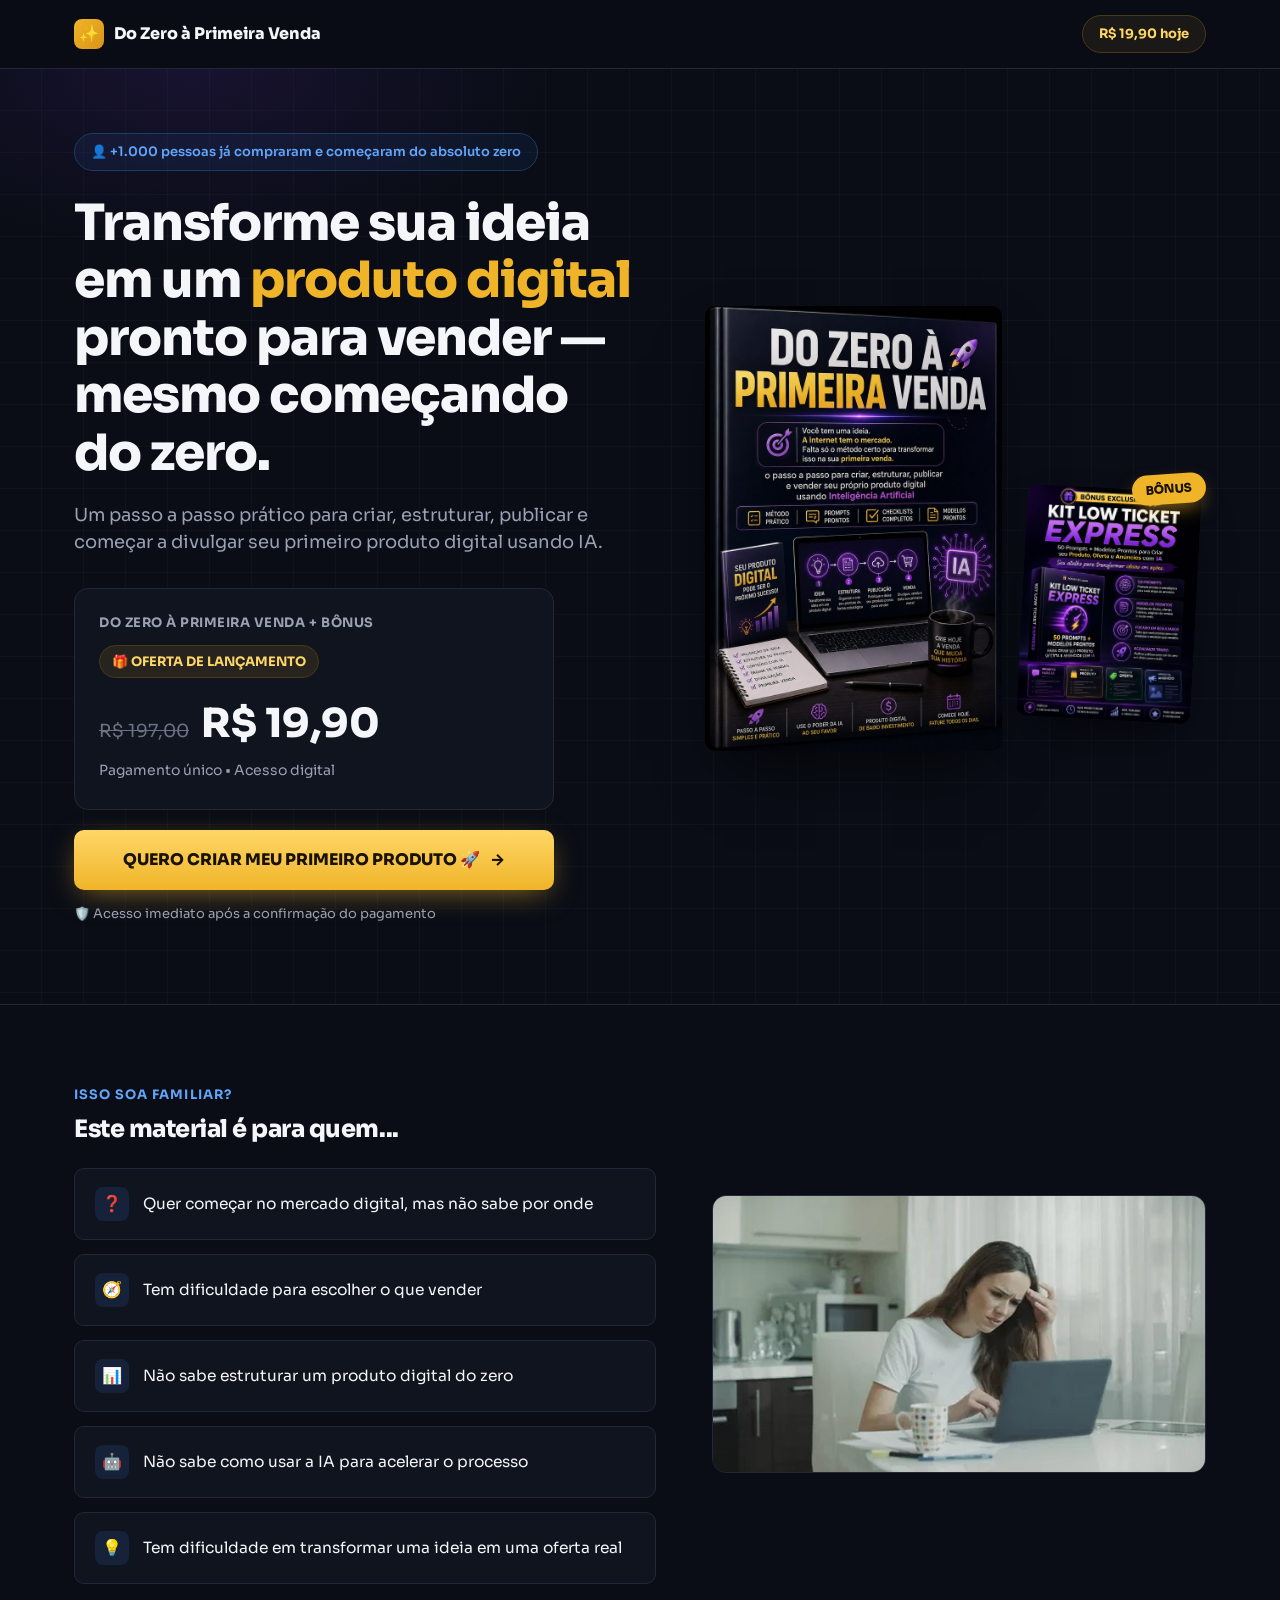
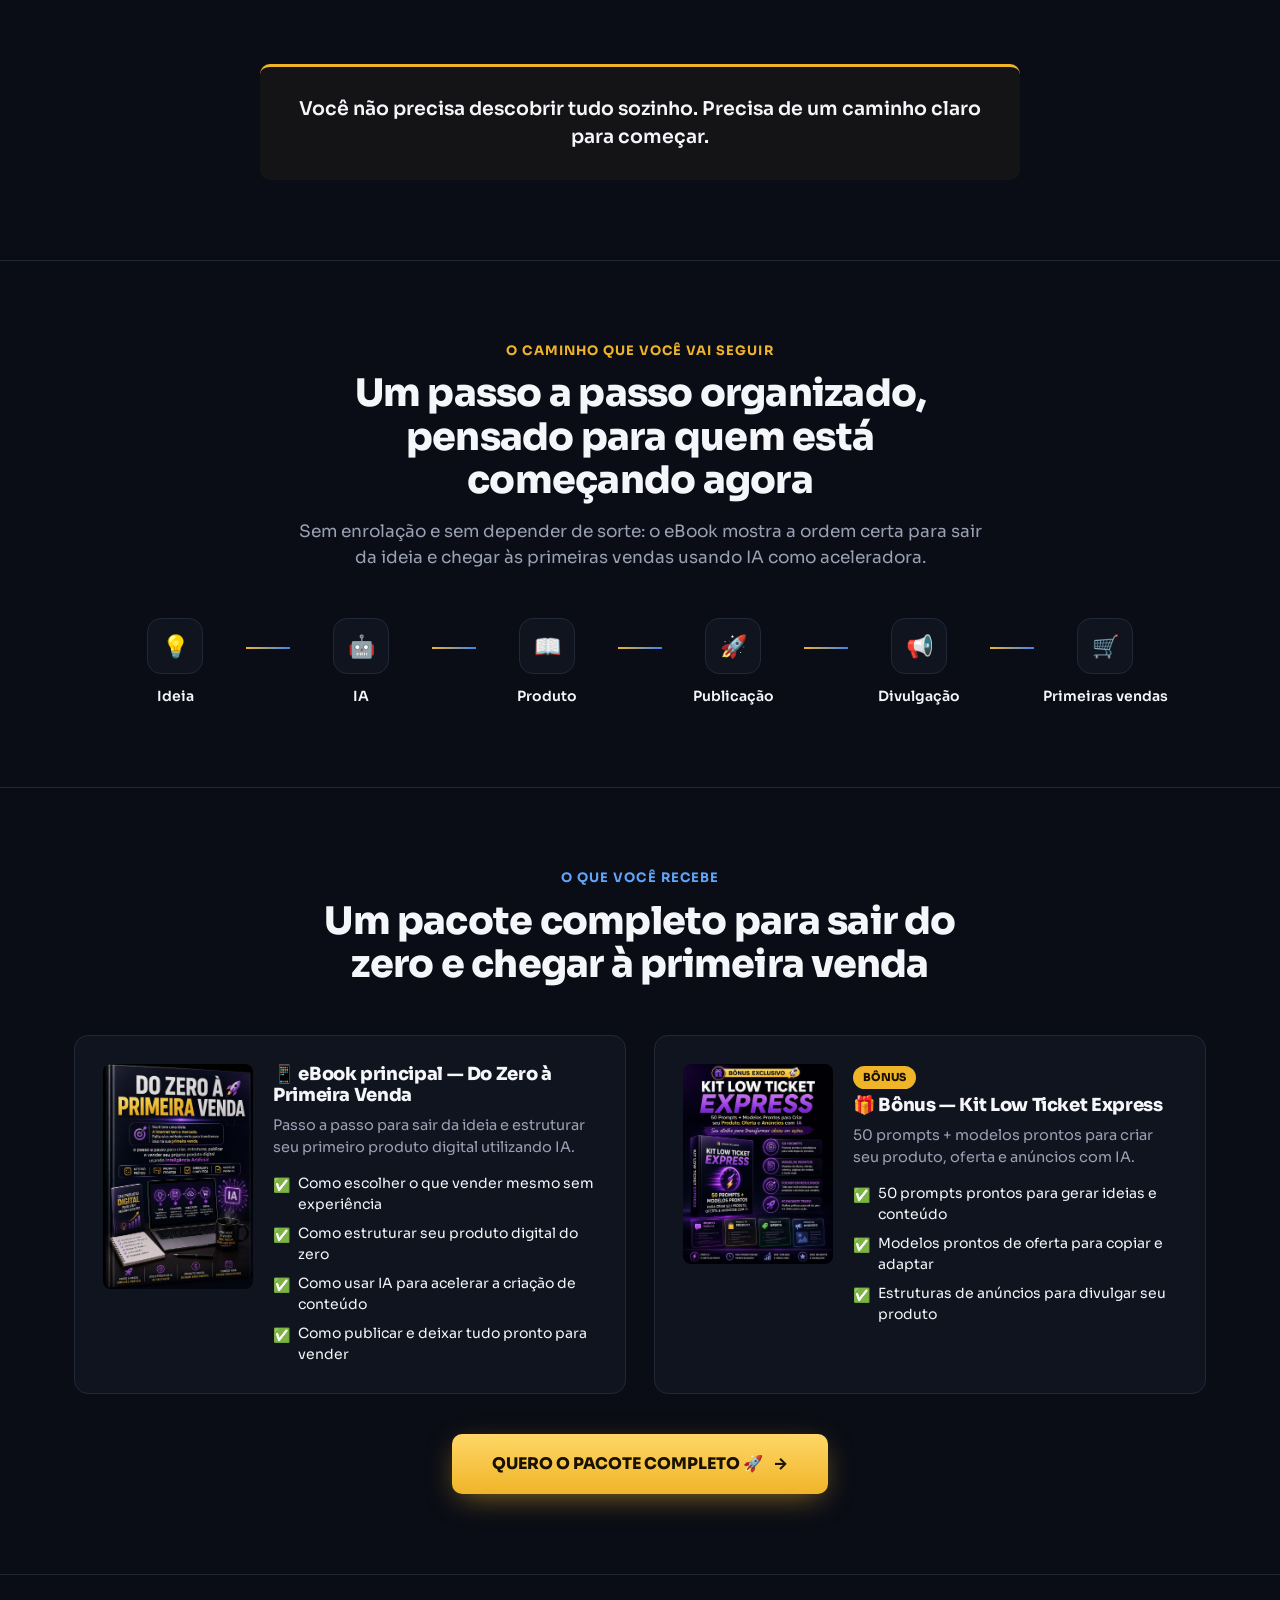
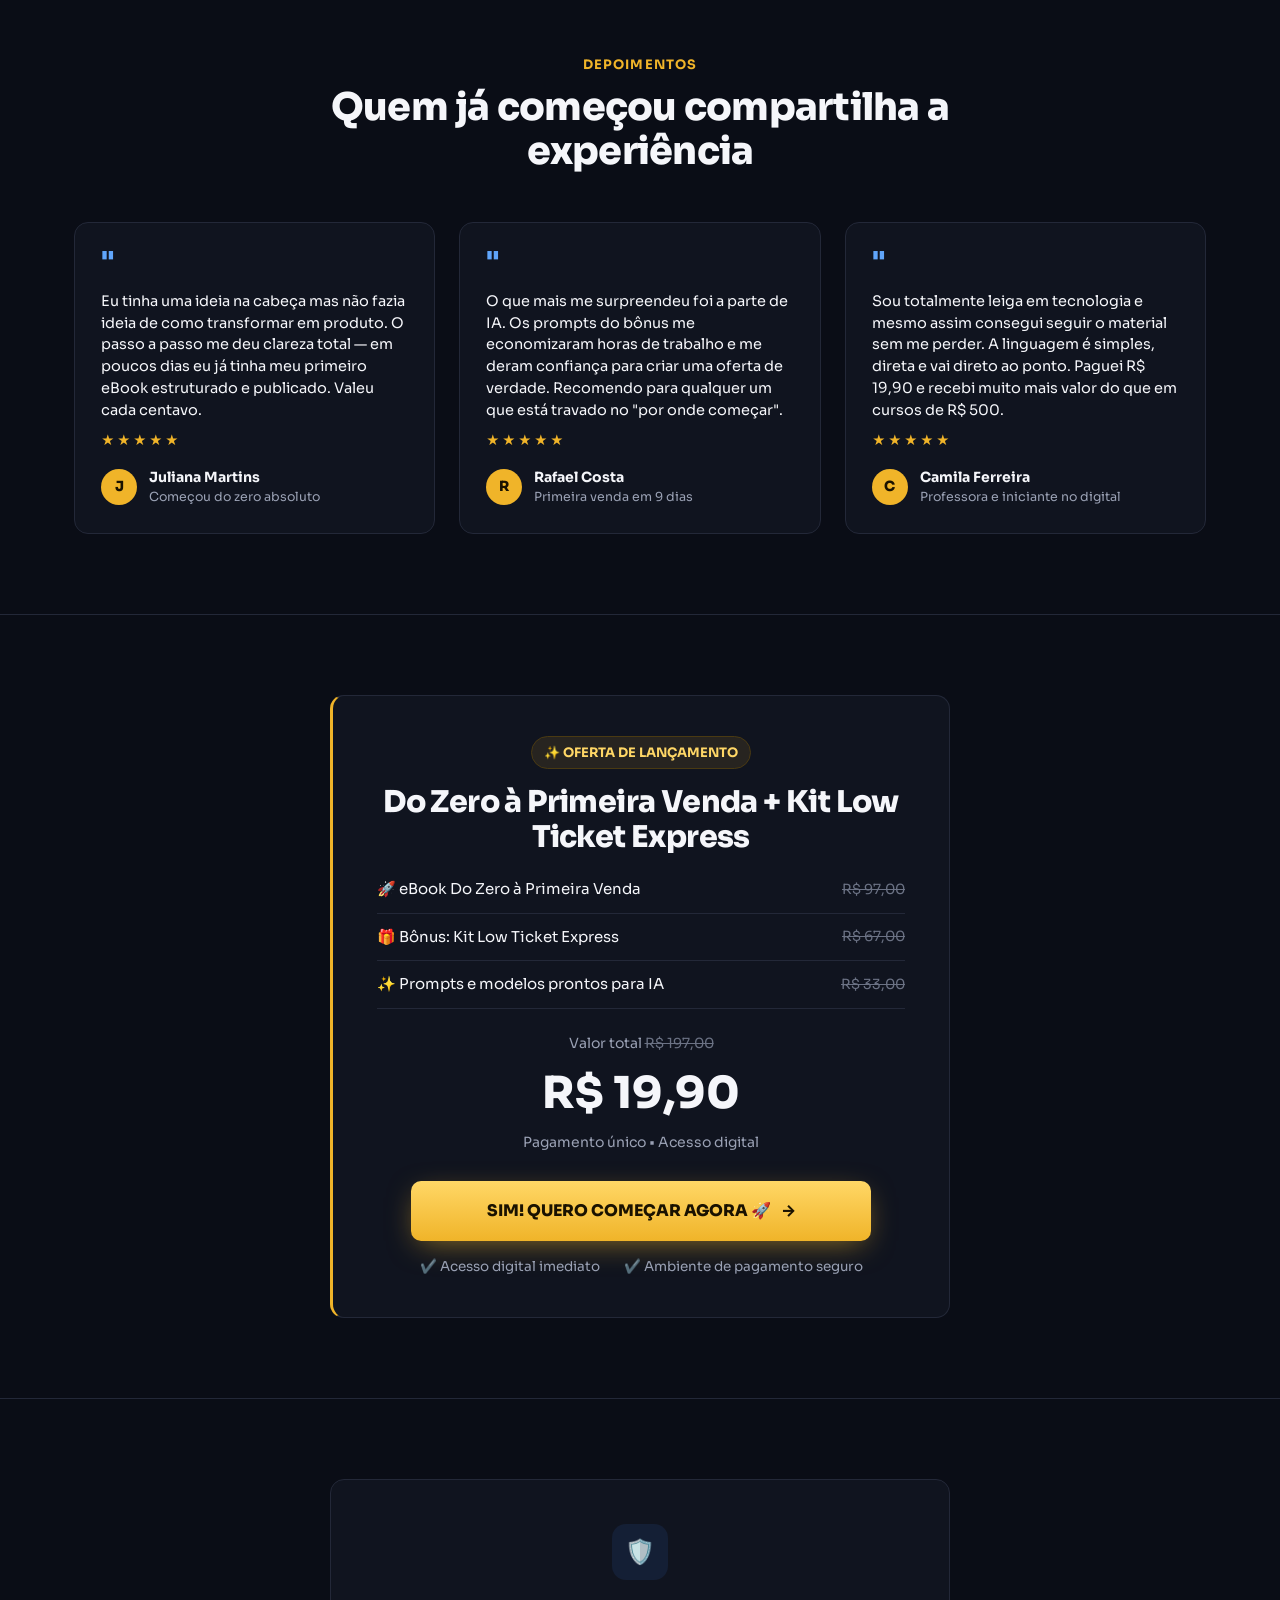
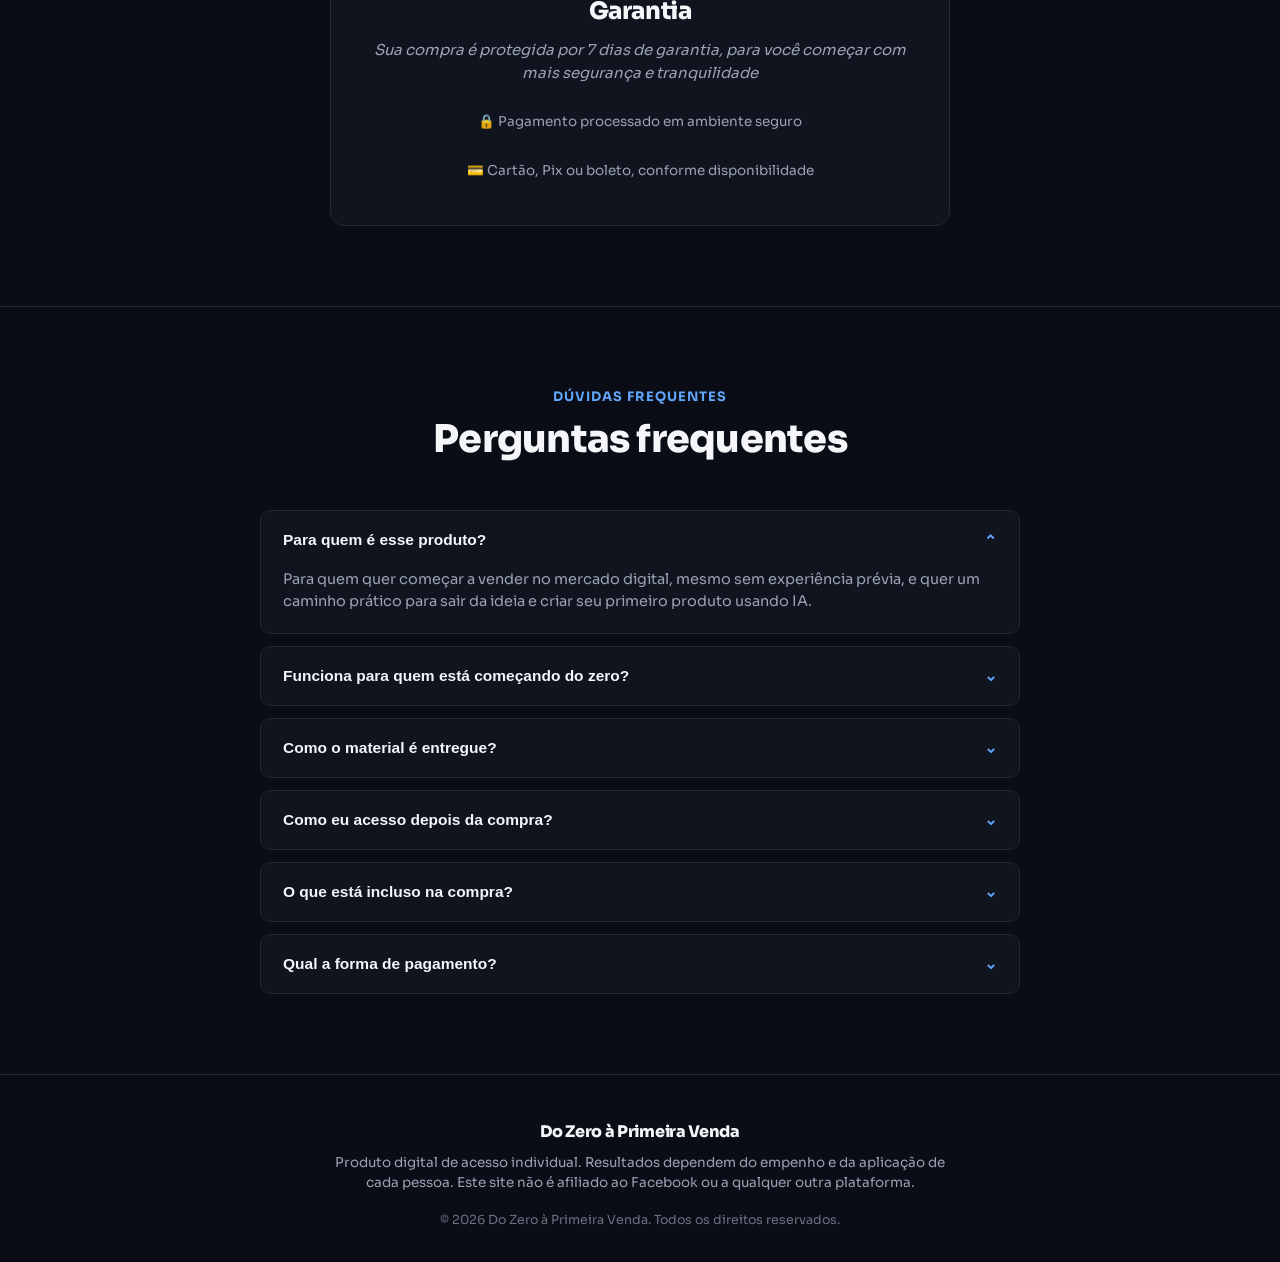
<file: index.html>
<!DOCTYPE html>
<html lang="pt-BR">
<head>
<meta charset="UTF-8">
<meta name="viewport" content="width=device-width, initial-scale=1.0">
<title>Do Zero à Primeira Venda — eBook + Bônus</title>
<meta name="description" content="Aprenda a criar, estruturar, publicar e vender seu primeiro produto digital usando Inteligência Artificial. Passo a passo prático para iniciantes.">
<meta property="og:title" content="Do Zero à Primeira Venda — eBook + Bônus">
<meta property="og:description" content="Aprenda a criar, estruturar, publicar e vender seu primeiro produto digital usando Inteligência Artificial. Passo a passo prático para iniciantes.">
<meta property="og:type" content="website">
<meta name="twitter:card" content="summary_large_image">
<link rel="preconnect" href="https://fonts.googleapis.com">
<link rel="preconnect" href="https://fonts.gstatic.com" crossorigin>
<link href="https://fonts.googleapis.com/css2?family=Sora:wght@400;600;700;800&family=Inter:wght@400;500;600&display=swap" rel="stylesheet">
<style>
/* ==========================================================================
   Do Zero à Primeira Venda — Landing Page
   ========================================================================== */

:root {
  --bg: #0a0d16;
  --bg-alt: #0d1120;
  --card: #10141f;
  --card-border: #232838;
  --gold: #f0b429;
  --gold-light: #ffd766;
  --purple: #7c3aed;
  --purple-light: #a78bfa;
  --blue: #3b82f6;
  --blue-light: #60a5fa;
  --text: #f5f6fa;
  --text-muted: #9aa1b4;
  --text-dim: #6b7284;
  --radius: 14px;
  --radius-sm: 10px;
  --max-width: 1180px;
}

* { box-sizing: border-box; margin: 0; padding: 0; }

html { scroll-behavior: smooth; }

body {
  background: var(--bg);
  color: var(--text);
  font-family: 'Sora', 'Inter', -apple-system, BlinkMacSystemFont, 'Segoe UI', sans-serif;
  line-height: 1.5;
  -webkit-font-smoothing: antialiased;
  overflow-x: hidden;
}

img { max-width: 100%; display: block; }

a { color: inherit; text-decoration: none; }

.container {
  max-width: var(--max-width);
  margin: 0 auto;
  padding: 0 24px;
}

.eyebrow {
  display: block;
  font-size: 13px;
  font-weight: 700;
  letter-spacing: 0.08em;
  text-transform: uppercase;
  margin-bottom: 12px;
}
.eyebrow.blue { color: var(--blue-light); }
.eyebrow.gold { color: var(--gold); }

h1, h2, h3, h4 {
  font-weight: 800;
  letter-spacing: -0.02em;
  line-height: 1.15;
}

.section {
  padding: 80px 0;
  border-top: 1px solid var(--card-border);
}

.section-head {
  text-align: center;
  max-width: 700px;
  margin: 0 auto 48px;
}

.section-head h2 { font-size: clamp(26px, 3.4vw, 38px); margin-bottom: 16px; }
.section-head p { color: var(--text-muted); font-size: 17px; }

/* ---------- Header ---------- */
.site-header {
  position: sticky;
  top: 0;
  z-index: 50;
  background: rgba(10, 13, 22, 0.85);
  backdrop-filter: blur(10px);
  border-bottom: 1px solid var(--card-border);
}
.site-header .container {
  display: flex;
  align-items: center;
  justify-content: space-between;
  height: 68px;
}
.brand {
  display: flex;
  align-items: center;
  gap: 10px;
  font-weight: 800;
  font-size: 16px;
}
.brand-badge {
  width: 30px;
  height: 30px;
  border-radius: 8px;
  background: linear-gradient(135deg, var(--gold), #d99418);
  display: flex;
  align-items: center;
  justify-content: center;
  font-size: 16px;
}
.price-pill {
  border: 1px solid #4a3a12;
  background: rgba(240, 180, 41, 0.08);
  color: var(--gold-light);
  font-weight: 700;
  font-size: 13px;
  padding: 8px 16px;
  border-radius: 999px;
  white-space: nowrap;
}

/* ---------- Buttons ---------- */
.btn {
  display: inline-flex;
  align-items: center;
  justify-content: center;
  gap: 10px;
  font-weight: 800;
  font-size: 16px;
  padding: 18px 28px;
  border-radius: var(--radius-sm);
  border: none;
  cursor: pointer;
  transition: transform 0.15s ease, box-shadow 0.15s ease, filter 0.15s ease;
}
.btn-primary {
  background: linear-gradient(180deg, var(--gold-light), var(--gold));
  color: #1a1200;
  box-shadow: 0 8px 30px -8px rgba(240, 180, 41, 0.6);
  width: 100%;
}
.btn-primary:hover { transform: translateY(-2px); filter: brightness(1.05); }
.btn-primary:active { transform: translateY(0); }
.btn-arrow { transition: transform 0.15s ease; }
.btn-primary:hover .btn-arrow { transform: translateX(4px); }

/* ---------- Hero ---------- */
.hero {
  padding: 64px 0 80px;
  background:
    radial-gradient(600px 300px at 15% 0%, rgba(124, 58, 237, 0.12), transparent 60%),
    linear-gradient(rgba(255,255,255,0.025) 1px, transparent 1px),
    linear-gradient(90deg, rgba(255,255,255,0.025) 1px, transparent 1px);
  background-size: auto, 42px 42px, 42px 42px;
  background-position: 0 0, -1px -1px, -1px -1px;
}
.hero .container {
  display: grid;
  grid-template-columns: 1.05fr 0.95fr;
  gap: 56px;
  align-items: center;
}
.hero-badge {
  display: inline-flex;
  align-items: center;
  gap: 8px;
  border: 1px solid #1c3a63;
  background: rgba(59, 130, 246, 0.08);
  color: var(--blue-light);
  font-size: 13px;
  font-weight: 600;
  padding: 8px 16px;
  border-radius: 999px;
  margin-bottom: 24px;
}
.hero h1 {
  font-size: clamp(32px, 4.4vw, 50px);
  margin-bottom: 20px;
}
.hero h1 .accent { color: var(--gold); }
.hero-sub {
  color: var(--text-muted);
  font-size: 18px;
  max-width: 540px;
  margin-bottom: 32px;
}

.offer-box {
  background: var(--card);
  border: 1px solid var(--card-border);
  border-radius: var(--radius);
  padding: 24px 24px 28px;
  max-width: 480px;
  margin-bottom: 20px;
}
.offer-box .offer-title {
  font-size: 13px;
  font-weight: 700;
  letter-spacing: 0.04em;
  text-transform: uppercase;
  color: var(--text-muted);
  margin-bottom: 12px;
}
.badge-launch {
  display: inline-flex;
  align-items: center;
  gap: 6px;
  background: rgba(240, 180, 41, 0.1);
  border: 1px solid #4a3a12;
  color: var(--gold-light);
  font-size: 13px;
  font-weight: 700;
  padding: 6px 12px;
  border-radius: 999px;
  margin-bottom: 16px;
}
.price-row {
  display: flex;
  align-items: baseline;
  gap: 12px;
  margin-bottom: 6px;
}
.price-old {
  color: var(--text-dim);
  text-decoration: line-through;
  font-size: 18px;
}
.price-new {
  font-size: 40px;
  font-weight: 800;
}
.price-note { color: var(--text-muted); font-size: 14px; }

.hero-actions { max-width: 480px; }
.trust-line {
  display: flex;
  align-items: center;
  gap: 8px;
  color: var(--text-muted);
  font-size: 13px;
  margin-top: 14px;
}

.hero-media { position: relative; }
.hero-media .stack {
  display: flex;
  align-items: center;
  justify-content: center;
  gap: 20px;
}
.hero-media img.book-main {
  width: 58%;
  flex: none;
  display: block;
  border-radius: 10px;
  box-shadow: 0 30px 60px -20px rgba(0,0,0,0.7);
  position: relative;
  z-index: 2;
}
.bonus-wrap {
  position: relative;
  width: 34%;
  flex: none;
  align-self: flex-end;
  margin-bottom: 6%;
}
.hero-media img.book-bonus {
  width: 100%;
  display: block;
  border-radius: 10px;
  box-shadow: 0 24px 50px -18px rgba(0,0,0,0.7);
  transform: rotate(3deg);
}
.bonus-flag {
  position: absolute;
  top: -14px;
  right: -10px;
  z-index: 3;
  background: var(--gold);
  color: #1a1200;
  font-weight: 800;
  font-size: 12px;
  padding: 6px 14px;
  border-radius: 999px;
  transform: rotate(-4deg);
  box-shadow: 0 8px 20px -6px rgba(240,180,41,0.7);
}

/* ---------- Pain points ---------- */
.pain-grid {
  display: grid;
  grid-template-columns: 1fr 0.85fr;
  gap: 56px;
  align-items: center;
}
.pain-list { list-style: none; display: flex; flex-direction: column; gap: 14px; }
.pain-list li {
  display: flex;
  align-items: center;
  gap: 14px;
  background: var(--card);
  border: 1px solid var(--card-border);
  border-radius: var(--radius-sm);
  padding: 18px 20px;
  font-size: 15.5px;
}
.pain-icon {
  flex: none;
  width: 34px;
  height: 34px;
  border-radius: 8px;
  background: rgba(59, 130, 246, 0.12);
  color: var(--blue-light);
  display: flex;
  align-items: center;
  justify-content: center;
  font-size: 16px;
}
.pain-media img { border-radius: var(--radius); border: 1px solid var(--card-border); }

/* ---------- Quote strip ---------- */
.quote-box {
  border-left: 3px solid var(--gold);
  background: rgba(240, 180, 41, 0.04);
  padding: 22px 26px;
  border-radius: 0 var(--radius-sm) var(--radius-sm) 0;
  font-size: 19px;
  font-weight: 600;
}
.quote-box-centered {
  max-width: 760px;
  margin: 0 auto;
  text-align: center;
  border-left: none;
  border-top: 3px solid var(--gold);
  border-radius: var(--radius-sm);
  padding: 28px 32px;
}

/* ---------- Steps ---------- */
.steps-row {
  display: flex;
  align-items: center;
  justify-content: center;
  flex-wrap: wrap;
  gap: 0;
  margin-top: 12px;
}
.step {
  display: flex;
  flex-direction: column;
  align-items: center;
  gap: 12px;
  width: 130px;
}
.step-icon {
  width: 56px;
  height: 56px;
  border-radius: 14px;
  background: var(--card);
  border: 1px solid var(--card-border);
  display: flex;
  align-items: center;
  justify-content: center;
  font-size: 22px;
  color: var(--blue-light);
}
.step span.label { font-size: 14px; font-weight: 600; text-align: center; }
.step-divider {
  width: 44px;
  height: 2px;
  background: linear-gradient(90deg, var(--gold), var(--blue));
  margin: 0 6px;
  align-self: center;
  margin-top: -30px;
}

/* ---------- What you get ---------- */
.deliver-grid {
  display: grid;
  grid-template-columns: 1fr 1fr;
  gap: 28px;
}
.deliver-card {
  background: var(--card);
  border: 1px solid var(--card-border);
  border-radius: var(--radius);
  padding: 28px;
  display: grid;
  grid-template-columns: 150px 1fr;
  gap: 20px;
}
.deliver-card img { border-radius: 8px; align-self: start; }
.deliver-card h3 { font-size: 18px; margin-bottom: 10px; }
.deliver-card > div > p { color: var(--text-muted); font-size: 14.5px; margin-bottom: 14px; }
.deliver-card .bonus-tag {
  display: inline-block;
  background: var(--gold);
  color: #1a1200;
  font-size: 11px;
  font-weight: 800;
  padding: 3px 10px;
  border-radius: 999px;
  margin-bottom: 6px;
}
.check-list { list-style: none; display: flex; flex-direction: column; gap: 8px; }
.check-list li {
  display: flex;
  align-items: flex-start;
  gap: 8px;
  font-size: 14px;
  color: var(--text);
}
.check-list li .c { color: var(--blue-light); flex: none; margin-top: 2px; }

.cta-center { display: flex; justify-content: center; margin-top: 40px; }
.cta-center .btn { width: auto; padding: 18px 40px; }

/* ---------- Testimonials ---------- */
.testi-grid {
  display: grid;
  grid-template-columns: repeat(3, 1fr);
  gap: 24px;
}
.testi-card {
  background: var(--card);
  border: 1px solid var(--card-border);
  border-radius: var(--radius);
  padding: 26px;
  display: flex;
  flex-direction: column;
  gap: 16px;
}
.testi-quote { color: var(--blue-light); font-size: 26px; font-weight: 800; line-height: 1; }
.testi-text { font-size: 14.5px; color: var(--text); flex: 1; }
.testi-person { display: flex; align-items: center; gap: 12px; }
.testi-avatar {
  width: 36px; height: 36px; border-radius: 50%;
  background: var(--gold);
  color: #1a1200;
  display: flex; align-items: center; justify-content: center;
  font-weight: 800; font-size: 14px;
}
.testi-name { font-weight: 700; font-size: 14px; }
.testi-role { color: var(--text-muted); font-size: 12.5px; }
.stars { color: var(--gold); font-size: 13px; letter-spacing: 2px; margin-top: -6px; }

/* ---------- Offer / pricing panel ---------- */
.offer-panel {
  max-width: 620px;
  margin: 0 auto;
  border: 1px solid var(--card-border);
  border-left: 3px solid var(--gold);
  border-radius: var(--radius);
  padding: 40px 44px;
  background: var(--card);
  text-align: center;
}
.offer-panel h2 { font-size: clamp(24px, 3vw, 30px); margin-bottom: 24px; }
.offer-items { list-style: none; display: flex; flex-direction: column; gap: 12px; margin-bottom: 24px; text-align: left; }
.offer-items li {
  display: flex;
  justify-content: space-between;
  align-items: center;
  padding-bottom: 12px;
  border-bottom: 1px solid var(--card-border);
  font-size: 15px;
}
.offer-items li .item-name { display: flex; align-items: center; gap: 10px; }
.offer-items li .item-price { color: var(--text-dim); text-decoration: line-through; font-size: 14px; }
.total-row { color: var(--text-muted); font-size: 14px; margin-bottom: 4px; }
.total-old { text-decoration: line-through; color: var(--text-dim); }
.total-new { font-size: 44px; font-weight: 800; margin: 6px 0; }
.total-sub { color: var(--text-muted); font-size: 14px; margin-bottom: 28px; }
.offer-panel .btn-primary { max-width: 460px; margin: 0 auto; }
.trust-row {
  display: flex;
  justify-content: center;
  gap: 24px;
  margin-top: 16px;
  flex-wrap: wrap;
  color: var(--text-muted);
  font-size: 13.5px;
}
.trust-row span { display: flex; align-items: center; gap: 6px; }

/* ---------- Guarantee ---------- */
.guarantee-box {
  max-width: 620px;
  margin: 0 auto;
  text-align: center;
  background: var(--card);
  border: 1px solid var(--card-border);
  border-radius: var(--radius);
  padding: 44px 40px;
}
.guarantee-icon {
  width: 56px; height: 56px;
  border-radius: 14px;
  background: rgba(59, 130, 246, 0.1);
  color: var(--blue-light);
  display: flex; align-items: center; justify-content: center;
  font-size: 24px;
  margin: 0 auto 18px;
}
.guarantee-box h2 { font-size: 24px; margin-bottom: 14px; }
.guarantee-box p.placeholder { color: var(--text-muted); font-size: 15px; font-style: italic; }
.guarantee-foot {
  display: flex; justify-content: center; gap: 28px;
  margin-top: 28px; flex-wrap: wrap;
  color: var(--text-muted); font-size: 13.5px;
}
.guarantee-foot span { display: flex; align-items: center; gap: 6px; }

/* ---------- FAQ ---------- */
.faq-list { max-width: 760px; margin: 0 auto; display: flex; flex-direction: column; gap: 12px; }
.faq-item {
  background: var(--card);
  border: 1px solid var(--card-border);
  border-radius: var(--radius-sm);
  overflow: hidden;
}
.faq-q {
  width: 100%;
  display: flex;
  align-items: center;
  justify-content: space-between;
  padding: 20px 22px;
  background: none;
  border: none;
  color: var(--text);
  font-size: 15.5px;
  font-weight: 700;
  cursor: pointer;
  text-align: left;
}
.faq-q .chev { transition: transform 0.2s ease; color: var(--blue-light); flex: none; margin-left: 12px; }
.faq-item.open .faq-q .chev { transform: rotate(180deg); }
.faq-a {
  max-height: 0;
  overflow: hidden;
  transition: max-height 0.25s ease;
}
.faq-a p { padding: 0 22px 20px; color: var(--text-muted); font-size: 14.5px; }
.faq-item.open .faq-a { max-height: 240px; }

/* ---------- Footer ---------- */
.site-footer {
  padding: 48px 0 32px;
  text-align: center;
  border-top: 1px solid var(--card-border);
}
.site-footer h4 { font-size: 16px; margin-bottom: 12px; }
.site-footer p.disclaimer {
  color: var(--text-muted);
  font-size: 13.5px;
  max-width: 640px;
  margin: 0 auto 18px;
}
.site-footer .copyright { color: var(--text-dim); font-size: 12.5px; }

/* ---------- Sticky mobile CTA ---------- */
.sticky-cta {
  display: none;
  position: fixed;
  bottom: 0; left: 0; right: 0;
  z-index: 60;
  padding: 12px 16px;
  background: rgba(10,13,22,0.95);
  backdrop-filter: blur(10px);
  border-top: 1px solid var(--card-border);
}
.sticky-cta .btn { padding: 14px 20px; font-size: 14.5px; }

/* ---------- Responsive ---------- */
@media (max-width: 900px) {
  .hero .container { grid-template-columns: 1fr; gap: 40px; }
  .hero-media { order: -1; max-width: 380px; margin: 0 auto; }
  .pain-grid { grid-template-columns: 1fr; }
  .pain-media { order: -1; }
  .deliver-grid { grid-template-columns: 1fr; }
  .deliver-card { grid-template-columns: 110px 1fr; }
  .testi-grid { grid-template-columns: 1fr; }
  .offer-panel { padding: 32px 24px; }
  .section { padding: 56px 0; }
}

@media (max-width: 640px) {
  .brand span.brand-text { font-size: 14px; }
  .hero { padding: 40px 0 56px; }
  .price-new { font-size: 32px; }
  .steps-row { gap: 18px 8px; }
  .step { width: 88px; }
  .step-icon { width: 46px; height: 46px; font-size: 18px; }
  .step span.label { font-size: 12px; }
  .step-divider { display: none; }
  .deliver-card { grid-template-columns: 1fr; }
  .deliver-card img { width: 140px; margin: 0 auto; }
  body { padding-bottom: 76px; }
  .sticky-cta { display: block; }
  .total-new { font-size: 36px; }
}

@media (prefers-reduced-motion: reduce) {
  * { transition: none !important; scroll-behavior: auto !important; }
}

:focus-visible {
  outline: 2px solid var(--blue-light);
  outline-offset: 2px;
}

</style>

<!-- Meta Pixel Code -->
<script>
!function(f,b,e,v,n,t,s)
{if(f.fbq)return;n=f.fbq=function(){n.callMethod?
n.callMethod.apply(n,arguments):n.queue.push(arguments)};
if(!f._fbq)f._fbq=n;n.push=n;n.loaded=!0;n.version='2.0';
n.queue=[];t=b.createElement(e);t.async=!0;
t.src=v;s=b.getElementsByTagName(e)[0];
s.parentNode.insertBefore(t,s)}(window, document,'script',
'https://connect.facebook.net/en_US/fbevents.js');
fbq('init', '1022474440683022');
fbq('track', 'PageView');
</script>
<noscript><img height="1" width="1" style="display:none"
src="https://www.facebook.com/tr?id=1022474440683022&ev=PageView&noscript=1"
/></noscript>
<!-- End Meta Pixel Code -->
</head>
<body>

<header class="site-header">
  <div class="container">
    <div class="brand">
      <span class="brand-badge">✨</span>
      <span class="brand-text">Do Zero à Primeira Venda</span>
    </div>
    <div class="price-pill">R$ 19,90 hoje</div>
  </div>
</header>

<!-- ===================== HERO ===================== -->
<section class="hero">
  <div class="container">
    <div class="hero-copy">
      <span class="hero-badge">👤 +1.000 pessoas já compraram e começaram do absoluto zero</span>
      <h1>Transforme sua ideia em um <span class="accent">produto digital</span> pronto para vender — mesmo começando do zero.</h1>
      <p class="hero-sub">Um passo a passo prático para criar, estruturar, publicar e começar a divulgar seu primeiro produto digital usando IA.</p>

      <div class="offer-box">
        <div class="offer-title">DO ZERO À PRIMEIRA VENDA + BÔNUS</div>
        <span class="badge-launch">🎁 OFERTA DE LANÇAMENTO</span>
        <div class="price-row">
          <span class="price-old">R$ 197,00</span>
          <span class="price-new">R$ 19,90</span>
        </div>
        <div class="price-note">Pagamento único • Acesso digital</div>
      </div>

      <div class="hero-actions">
        <a href="https://pay.hub.la/Fo2n5rWFlGpoKHxg2WCA" class="btn btn-primary cta-btn" data-cta="hero">
          QUERO CRIAR MEU PRIMEIRO PRODUTO 🚀 <span class="btn-arrow">→</span>
        </a>
        <div class="trust-line">🛡️ Acesso imediato após a confirmação do pagamento</div>
      </div>
    </div>

    <div class="hero-media">
      <div class="stack">
        <img class="book-main" src="assets/ebook-principal.jpg" alt="eBook Do Zero à Primeira Venda">
        <div class="bonus-wrap">
          <span class="bonus-flag">BÔNUS</span>
          <img class="book-bonus" src="assets/kit-bonus.jpg" alt="Bônus Kit Low Ticket Express">
        </div>
      </div>
    </div>
  </div>
</section>

<!-- ===================== ISSO SOA FAMILIAR ===================== -->
<section class="section">
  <div class="container pain-grid">
    <div>
      <span class="eyebrow blue">ISSO SOA FAMILIAR?</span>
      <h2>Este material é para quem...</h2>
      <ul class="pain-list" style="margin-top:24px;">
        <li><span class="pain-icon">❓</span> Quer começar no mercado digital, mas não sabe por onde</li>
        <li><span class="pain-icon">🧭</span> Tem dificuldade para escolher o que vender</li>
        <li><span class="pain-icon">📊</span> Não sabe estruturar um produto digital do zero</li>
        <li><span class="pain-icon">🤖</span> Não sabe como usar a IA para acelerar o processo</li>
        <li><span class="pain-icon">💡</span> Tem dificuldade em transformar uma ideia em uma oferta real</li>
      </ul>
    </div>
    <div class="pain-media">
      <img src="assets/pessoa-frustrada.jpg" alt="Pessoa com dificuldade para começar no digital">
    </div>
  </div>
</section>

<!-- ===================== QUOTE STRIP ===================== -->
<section class="section" style="border-top:none; padding-top:0;">
  <div class="container">
    <div class="quote-box quote-box-centered">Você não precisa descobrir tudo sozinho. Precisa de um caminho claro para começar.</div>
  </div>
</section>

<!-- ===================== CAMINHO / PASSOS ===================== -->
<section class="section">
  <div class="container">
    <div class="section-head">
      <span class="eyebrow gold">O CAMINHO QUE VOCÊ VAI SEGUIR</span>
      <h2>Um passo a passo organizado, pensado para quem está começando agora</h2>
      <p>Sem enrolação e sem depender de sorte: o eBook mostra a ordem certa para sair da ideia e chegar às primeiras vendas usando IA como aceleradora.</p>
    </div>

    <div class="steps-row">
      <div class="step"><div class="step-icon">💡</div><span class="label">Ideia</span></div>
      <div class="step-divider"></div>
      <div class="step"><div class="step-icon">🤖</div><span class="label">IA</span></div>
      <div class="step-divider"></div>
      <div class="step"><div class="step-icon">📖</div><span class="label">Produto</span></div>
      <div class="step-divider"></div>
      <div class="step"><div class="step-icon">🚀</div><span class="label">Publicação</span></div>
      <div class="step-divider"></div>
      <div class="step"><div class="step-icon">📢</div><span class="label">Divulgação</span></div>
      <div class="step-divider"></div>
      <div class="step"><div class="step-icon">🛒</div><span class="label">Primeiras vendas</span></div>
    </div>
  </div>
</section>

<!-- ===================== O QUE VOCÊ RECEBE ===================== -->
<section class="section">
  <div class="container">
    <div class="section-head">
      <span class="eyebrow blue">O QUE VOCÊ RECEBE</span>
      <h2>Um pacote completo para sair do zero e chegar à primeira venda</h2>
    </div>

    <div class="deliver-grid">
      <div class="deliver-card">
        <img src="assets/ebook-principal.jpg" alt="eBook Do Zero à Primeira Venda">
        <div>
          <h3>📱 eBook principal — Do Zero à Primeira Venda</h3>
          <p>Passo a passo para sair da ideia e estruturar seu primeiro produto digital utilizando IA.</p>
          <ul class="check-list">
            <li><span class="c">✅</span> Como escolher o que vender mesmo sem experiência</li>
            <li><span class="c">✅</span> Como estruturar seu produto digital do zero</li>
            <li><span class="c">✅</span> Como usar IA para acelerar a criação de conteúdo</li>
            <li><span class="c">✅</span> Como publicar e deixar tudo pronto para vender</li>
          </ul>
        </div>
      </div>

      <div class="deliver-card">
        <img src="assets/kit-bonus.jpg" alt="Bônus Kit Low Ticket Express">
        <div>
          <span class="bonus-tag">BÔNUS</span>
          <h3>🎁 Bônus — Kit Low Ticket Express</h3>
          <p>50 prompts + modelos prontos para criar seu produto, oferta e anúncios com IA.</p>
          <ul class="check-list">
            <li><span class="c">✅</span> 50 prompts prontos para gerar ideias e conteúdo</li>
            <li><span class="c">✅</span> Modelos prontos de oferta para copiar e adaptar</li>
            <li><span class="c">✅</span> Estruturas de anúncios para divulgar seu produto</li>
          </ul>
        </div>
      </div>
    </div>

    <div class="cta-center">
      <a href="https://pay.hub.la/Fo2n5rWFlGpoKHxg2WCA" class="btn btn-primary cta-btn" data-cta="deliver">
        QUERO O PACOTE COMPLETO 🚀 <span class="btn-arrow">→</span>
      </a>
    </div>
  </div>
</section>

<!-- ===================== DEPOIMENTOS ===================== -->
<section class="section">
  <div class="container">
    <div class="section-head">
      <span class="eyebrow gold">DEPOIMENTOS</span>
      <h2>Quem já começou compartilha a experiência</h2>
    </div>

    <div class="testi-grid">
      <div class="testi-card">
        <span class="testi-quote">"</span>
        <p class="testi-text">Eu tinha uma ideia na cabeça mas não fazia ideia de como transformar em produto. O passo a passo me deu clareza total — em poucos dias eu já tinha meu primeiro eBook estruturado e publicado. Valeu cada centavo.</p>
        <div class="stars">★★★★★</div>
        <div class="testi-person">
          <div class="testi-avatar">J</div>
          <div>
            <div class="testi-name">Juliana Martins</div>
            <div class="testi-role">Começou do zero absoluto</div>
          </div>
        </div>
      </div>

      <div class="testi-card">
        <span class="testi-quote">"</span>
        <p class="testi-text">O que mais me surpreendeu foi a parte de IA. Os prompts do bônus me economizaram horas de trabalho e me deram confiança para criar uma oferta de verdade. Recomendo para qualquer um que está travado no "por onde começar".</p>
        <div class="stars">★★★★★</div>
        <div class="testi-person">
          <div class="testi-avatar">R</div>
          <div>
            <div class="testi-name">Rafael Costa</div>
            <div class="testi-role">Primeira venda em 9 dias</div>
          </div>
        </div>
      </div>

      <div class="testi-card">
        <span class="testi-quote">"</span>
        <p class="testi-text">Sou totalmente leiga em tecnologia e mesmo assim consegui seguir o material sem me perder. A linguagem é simples, direta e vai direto ao ponto. Paguei R$ 19,90 e recebi muito mais valor do que em cursos de R$ 500.</p>
        <div class="stars">★★★★★</div>
        <div class="testi-person">
          <div class="testi-avatar">C</div>
          <div>
            <div class="testi-name">Camila Ferreira</div>
            <div class="testi-role">Professora e iniciante no digital</div>
          </div>
        </div>
      </div>
    </div>
  </div>
</section>

<!-- ===================== OFERTA / PREÇO ===================== -->
<section class="section">
  <div class="container">
    <div class="offer-panel">
      <span class="badge-launch">✨ OFERTA DE LANÇAMENTO</span>
      <h2>Do Zero à Primeira Venda + Kit Low Ticket Express</h2>

      <ul class="offer-items">
        <li>
          <span class="item-name">🚀 eBook Do Zero à Primeira Venda</span>
          <span class="item-price">R$ 97,00</span>
        </li>
        <li>
          <span class="item-name">🎁 Bônus: Kit Low Ticket Express</span>
          <span class="item-price">R$ 67,00</span>
        </li>
        <li>
          <span class="item-name">✨ Prompts e modelos prontos para IA</span>
          <span class="item-price">R$ 33,00</span>
        </li>
      </ul>

      <div class="total-row">Valor total <span class="total-old">R$ 197,00</span></div>
      <div class="total-new">R$ 19,90</div>
      <div class="total-sub">Pagamento único • Acesso digital</div>

      <a href="https://pay.hub.la/Fo2n5rWFlGpoKHxg2WCA" class="btn btn-primary cta-btn" data-cta="offer">
        SIM! QUERO COMEÇAR AGORA 🚀 <span class="btn-arrow">→</span>
      </a>

      <div class="trust-row">
        <span>✔️ Acesso digital imediato</span>
        <span>✔️ Ambiente de pagamento seguro</span>
      </div>
    </div>
  </div>
</section>

<!-- ===================== GARANTIA ===================== -->
<section class="section">
  <div class="container">
    <div class="guarantee-box">
      <div class="guarantee-icon">🛡️</div>
      <h2>Garantia</h2>
      <p class="placeholder"> Sua compra é protegida por 7 dias de garantia, para você começar com mais segurança e tranquilidade </p>
      <div class="guarantee-foot">
        <span>🔒 Pagamento processado em ambiente seguro</span>
        <span>💳 Cartão, Pix ou boleto, conforme disponibilidade</span>
      </div>
    </div>
  </div>
</section>

<!-- ===================== FAQ ===================== -->
<section class="section">
  <div class="container">
    <div class="section-head">
      <span class="eyebrow blue">DÚVIDAS FREQUENTES</span>
      <h2>Perguntas frequentes</h2>
    </div>

    <div class="faq-list">
      <div class="faq-item open">
        <button class="faq-q">Para quem é esse produto? <span class="chev">⌄</span></button>
        <div class="faq-a"><p>Para quem quer começar a vender no mercado digital, mesmo sem experiência prévia, e quer um caminho prático para sair da ideia e criar seu primeiro produto usando IA.</p></div>
      </div>
      <div class="faq-item">
        <button class="faq-q">Funciona para quem está começando do zero? <span class="chev">⌄</span></button>
        <div class="faq-a"><p>Sim. O material foi pensado exatamente para quem nunca criou um produto digital antes — o passo a passo parte do zero, sem exigir experiência prévia.</p></div>
      </div>
      <div class="faq-item">
        <button class="faq-q">Como o material é entregue? <span class="chev">⌄</span></button>
        <div class="faq-a"><p>Tudo é entregue em formato digital, com acesso disponibilizado logo após a confirmação do pagamento.</p></div>
      </div>
      <div class="faq-item">
        <button class="faq-q">Como eu acesso depois da compra? <span class="chev">⌄</span></button>
        <div class="faq-a"><p>Você recebe um e-mail com as instruções de acesso assim que o pagamento for confirmado.</p></div>
      </div>
      <div class="faq-item">
        <button class="faq-q">O que está incluso na compra? <span class="chev">⌄</span></button>
        <div class="faq-a"><p>O eBook Do Zero à Primeira Venda e o bônus Kit Low Ticket Express, com os 50 prompts e modelos prontos.</p></div>
      </div>
      <div class="faq-item">
        <button class="faq-q">Qual a forma de pagamento? <span class="chev">⌄</span></button>
        <div class="faq-a"><p>Cartão, Pix ou boleto, conforme disponibilidade no ambiente de pagamento.</p></div>
      </div>
    </div>
  </div>
</section>

<!-- ===================== FOOTER ===================== -->
<footer class="site-footer">
  <div class="container">
    <h4>Do Zero à Primeira Venda</h4>
    <p class="disclaimer">Produto digital de acesso individual. Resultados dependem do empenho e da aplicação de cada pessoa. Este site não é afiliado ao Facebook ou a qualquer outra plataforma.</p>
    <p class="copyright">© 2026 Do Zero à Primeira Venda. Todos os direitos reservados.</p>
  </div>
</footer>

<!-- ===================== STICKY MOBILE CTA ===================== -->
<div class="sticky-cta">
  <a href="https://pay.hub.la/Fo2n5rWFlGpoKHxg2WCA" class="btn btn-primary cta-btn" data-cta="sticky">
    QUERO COMEÇAR AGORA — R$ 19,90 🚀
  </a>
</div>

<script>
// ==========================================================================
// Do Zero à Primeira Venda — interactions
// ==========================================================================

document.addEventListener('DOMContentLoaded', function () {

  // ---------- FAQ accordion ----------
  var faqItems = document.querySelectorAll('.faq-item');
  faqItems.forEach(function (item) {
    var q = item.querySelector('.faq-q');
    q.addEventListener('click', function () {
      var isOpen = item.classList.contains('open');
      faqItems.forEach(function (i) { i.classList.remove('open'); });
      if (!isOpen) item.classList.add('open');
    });
  });

  // ---------- CTA click tracking (Meta Pixel) ----------
  var ctaButtons = document.querySelectorAll('.cta-btn');
  ctaButtons.forEach(function (btn) {
    btn.addEventListener('click', function () {
      if (typeof fbq === 'function') {
        fbq('track', 'InitiateCheckout', {
          content_name: 'Do Zero à Primeira Venda + Kit Low Ticket Express',
          value: 19.90,
          currency: 'BRL'
        });
      }
      // Navigation to the checkout link proceeds normally via href.
    });
  });

});

</script>
</body>
</html>
</file>
